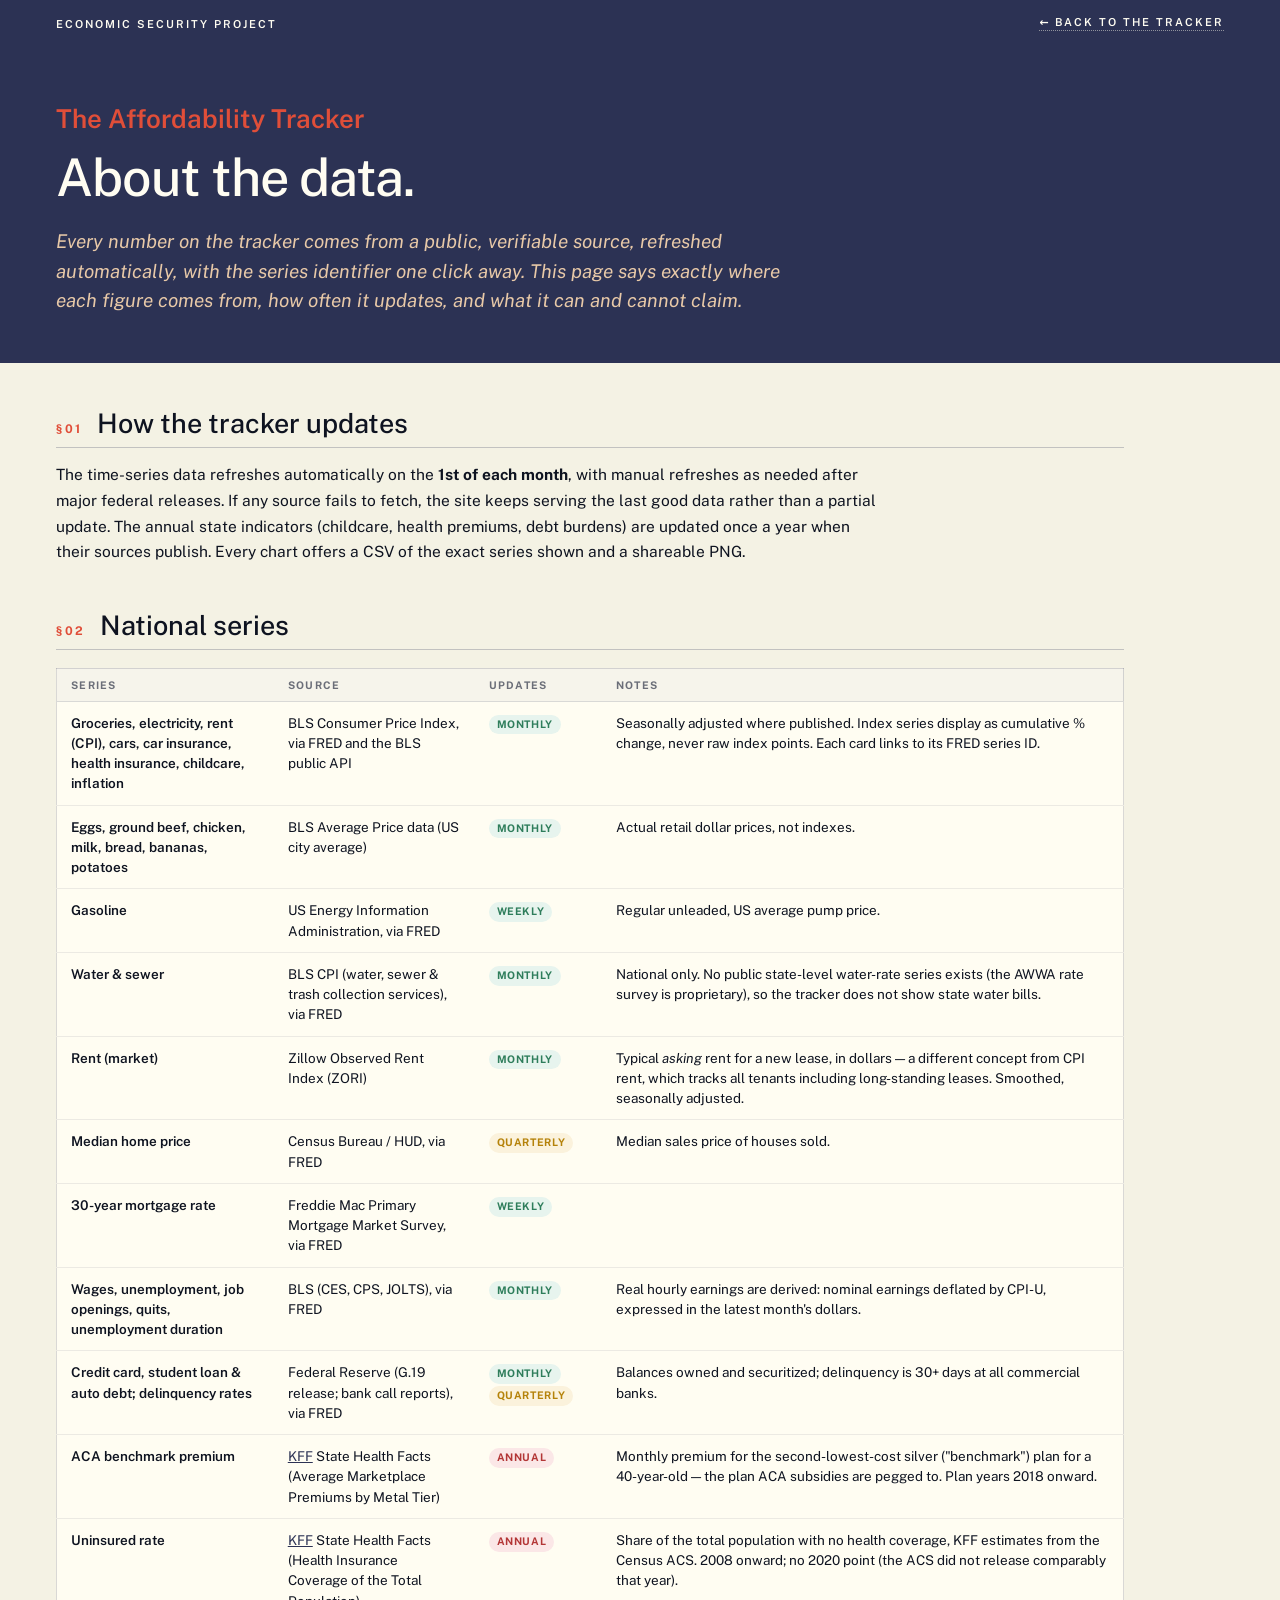
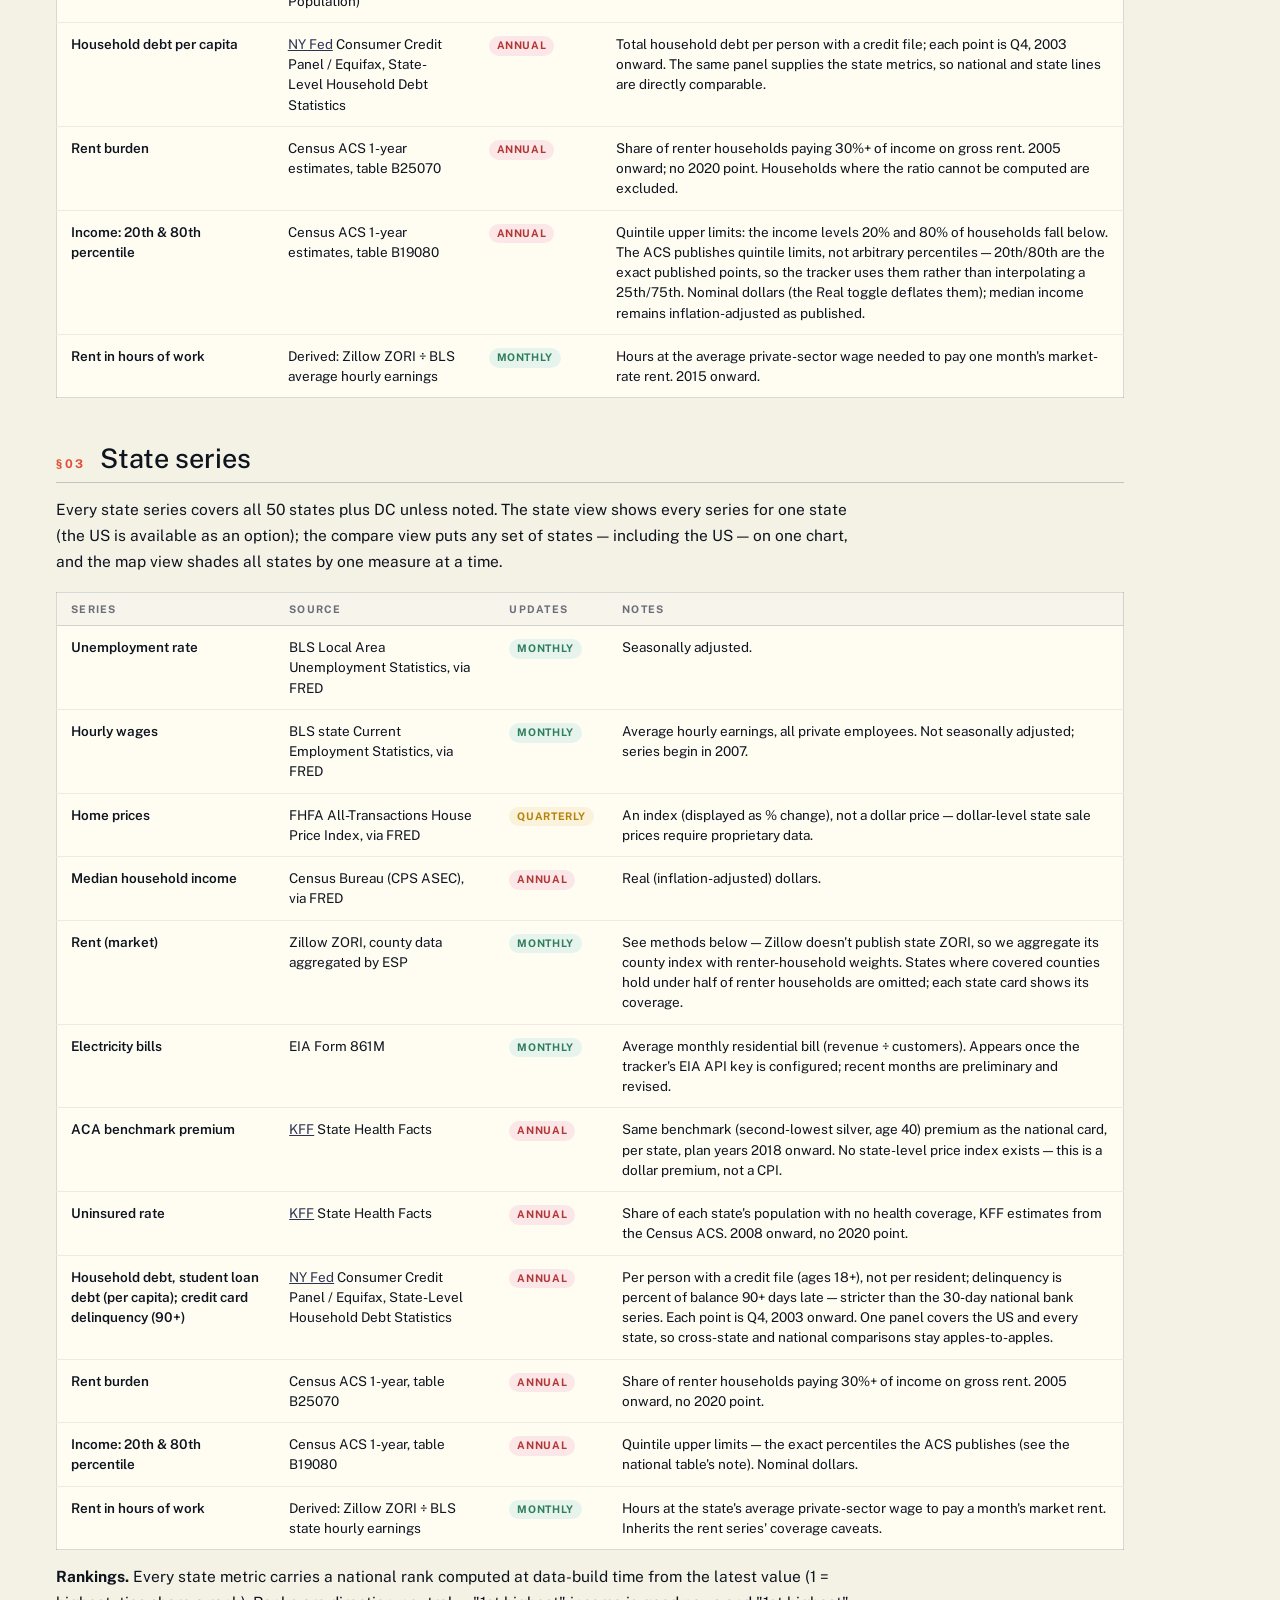
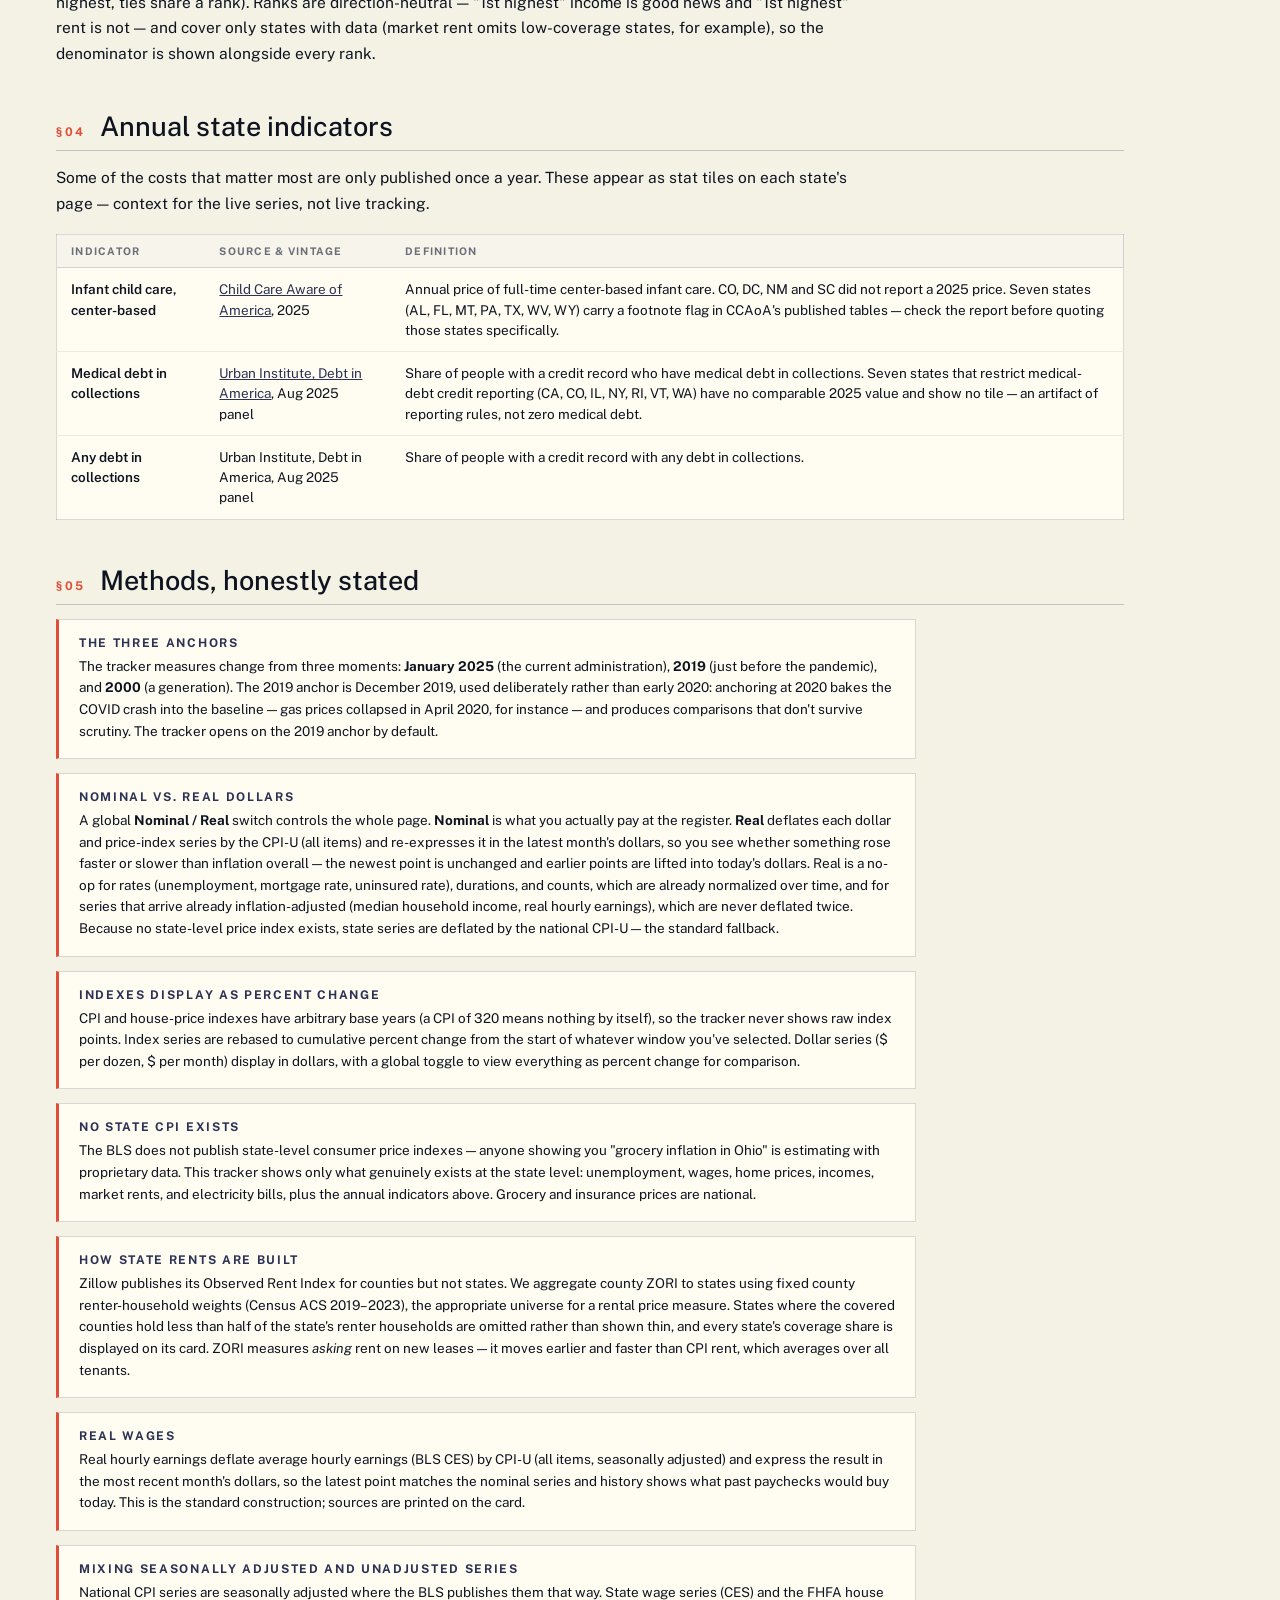
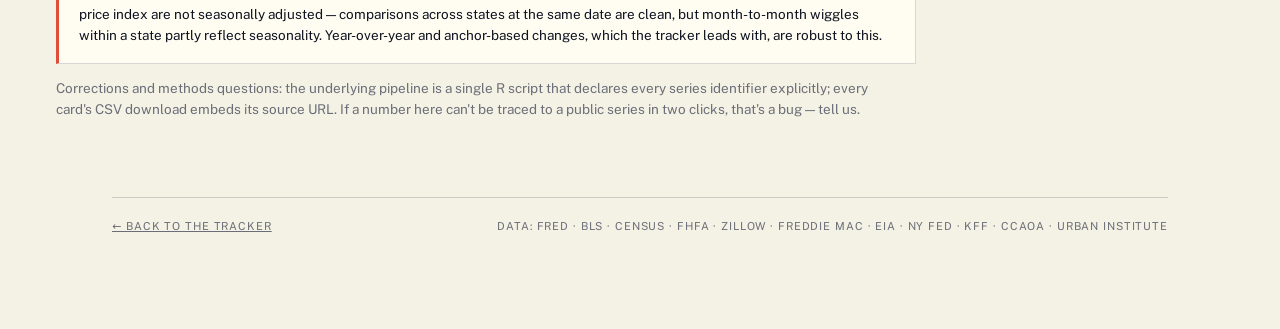
<file: about.html>
<!DOCTYPE html>
<html lang="en">
<head>
<meta charset="UTF-8" />
<meta name="viewport" content="width=device-width, initial-scale=1.0" />
<title>About the Data — Affordability Tracker — Economic Security Project</title>

<link rel="preconnect" href="https://fonts.googleapis.com" />
<link rel="preconnect" href="https://fonts.gstatic.com" crossorigin />
<link href="https://fonts.googleapis.com/css2?family=Public+Sans:wght@300;400;500;600;700;800&display=swap" rel="stylesheet" />

<style>
  :root {
    --navy: #2c3254;
    --red: #E04E39;
    --beige: #f4f2e4;
    --paper: #FFFDF2;
    --ink: #0E1320;
    --mute: #6B6E78;
    --soft: #9A9CA3;
    --rule: rgba(44,50,84,.18);
  }
  *, *::before, *::after { box-sizing: border-box; margin: 0; padding: 0; }
  body {
    font-family: 'Public Sans', system-ui, sans-serif;
    background: #0E1320; color: var(--ink);
  }
  .stage { background: var(--beige); min-height: 100vh; box-shadow: 0 30px 80px rgba(0,0,0,.5); }
  .serif { font-family: 'Public Sans', system-ui, sans-serif; }
  .display { font-family: 'Public Sans', system-ui, sans-serif; }

  .topbar {
    background: var(--navy); color: var(--paper);
    padding: 16px 56px;
    display: flex; justify-content: space-between; align-items: center;
    font-family: 'Public Sans', system-ui, sans-serif;
    font-size: 11px; letter-spacing: .18em; text-transform: uppercase; font-weight: 600;
  }
  .topbar a { color: var(--paper); text-decoration: none; border-bottom: 1px dotted rgba(244,242,228,.5); padding-bottom: 1px; }

  header.hero {
    background: var(--navy); color: var(--paper);
    padding: 56px 56px 48px;
  }
  .kicker {
    font-family: 'Public Sans', system-ui, sans-serif;
    font-size: 26px; font-weight: 600; color: var(--red); margin-bottom: 16px;
  }
  h1 {
    font-family: 'Public Sans', system-ui, sans-serif;
    font-size: 52px; line-height: 1.06; letter-spacing: -.02em; font-weight: 500;
    max-width: 900px; margin-bottom: 22px;
  }
  .dek {
    font-family: 'Public Sans', system-ui, sans-serif;
    font-size: 19px; line-height: 1.55; color: #E8C9A8; max-width: 760px; font-style: italic;
  }

  main { padding: 44px 56px 64px; max-width: 1180px; }

  h2 {
    font-family: 'Public Sans', system-ui, sans-serif;
    font-size: 27px; font-weight: 500; margin: 44px 0 6px;
    padding-bottom: 8px; border-bottom: 1px solid rgba(44,50,84,.25);
    display: flex; align-items: baseline; gap: 14px;
  }
  h2 .sec {
    font-family: 'Public Sans', system-ui, sans-serif;
    font-size: 12px; letter-spacing: .22em; text-transform: uppercase;
    font-weight: 700; color: var(--red);
  }
  h2:first-of-type { margin-top: 0; }
  p.lead { margin: 14px 0 18px; font-size: 15.5px; line-height: 1.65; max-width: 820px; }
  p.note { margin: 12px 0; font-size: 13.5px; line-height: 1.6; color: var(--mute); max-width: 820px; }

  .table-wrap { overflow-x: auto; margin: 18px 0 8px; }
  table {
    width: 100%; border-collapse: collapse; background: var(--paper);
    border: 1px solid var(--rule); font-size: 13.5px;
  }
  th {
    font-family: 'Public Sans', system-ui, sans-serif;
    font-size: 10.5px; letter-spacing: .12em; text-transform: uppercase;
    font-weight: 700; color: var(--mute); text-align: left;
    padding: 10px 14px; border-bottom: 1px solid var(--rule);
    background: rgba(44,50,84,.045);
  }
  td { padding: 11px 14px; border-bottom: 1px solid rgba(44,50,84,.09); vertical-align: top; line-height: 1.5; }
  tr:last-child td { border-bottom: none; }
  td b { font-weight: 600; }
  td a { color: var(--navy); }
  .freq {
    font-family: 'Public Sans', system-ui, sans-serif;
    display: inline-block; font-size: 10.5px; font-weight: 700;
    letter-spacing: .06em; text-transform: uppercase;
    padding: 2px 8px; border-radius: 10px; white-space: nowrap;
  }
  .freq.m { background: #E7F4EE; color: #2E7D5B; }
  .freq.w { background: #E7F4EE; color: #2E7D5B; }
  .freq.q { background: #FBF2DC; color: #B5820A; }
  .freq.a { background: #FBE7E7; color: #B33636; }

  .method {
    background: var(--paper); border: 1px solid var(--rule); border-left: 3px solid var(--red);
    padding: 16px 20px; margin: 14px 0; max-width: 860px;
  }
  .method h3 {
    font-family: 'Public Sans', system-ui, sans-serif;
    font-size: 12px; letter-spacing: .14em; text-transform: uppercase;
    font-weight: 700; color: var(--navy); margin-bottom: 6px;
  }
  .method p { font-size: 13.5px; line-height: 1.6; color: var(--ink); }
  .method p + p { margin-top: 8px; }

  footer {
    padding: 22px 56px 48px;
    font-family: 'Public Sans', system-ui, sans-serif;
    font-size: 11px; color: var(--mute); letter-spacing: .08em; text-transform: uppercase;
    border-top: 1px solid rgba(44,50,84,.2); margin: 0 56px;
    display: flex; justify-content: space-between; gap: 12px; flex-wrap: wrap;
    padding-left: 0; padding-right: 0;
  }
  .footer-wrap { padding: 0 56px 48px; }
  footer a { color: var(--mute); }

  @media (max-width: 720px) {
    .topbar, header.hero, main, .footer-wrap { padding-left: 20px; padding-right: 20px; }
    footer { margin: 0; }
    h1 { font-size: 36px; }
  }
</style>
</head>
<body>
<div class="stage">

  <div class="topbar">
    <span>Economic Security Project</span>
    <a href="index.html">← Back to the tracker</a>
  </div>

  <header class="hero">
    <div class="kicker">The Affordability Tracker</div>
    <h1>About the data.</h1>
    <p class="dek">
      Every number on the tracker comes from a public, verifiable source, refreshed
      automatically, with the series identifier one click away. This page says exactly
      where each figure comes from, how often it updates, and what it can and cannot claim.
    </p>
  </header>

  <main></main>
  <script src="assets/about_content.js"></script>
  <script>
    // The sources & methods content lives in assets/about_content.js (one
    // source of truth, shared with index.html's in-app About view).
    document.querySelector('main').innerHTML = window.ABOUT_CONTENT || '';
  </script>

  <div class="footer-wrap">
    <footer>
      <span><a href="index.html">← Back to the tracker</a></span>
      <span>Data: FRED · BLS · Census · FHFA · Zillow · Freddie Mac · EIA · NY Fed · KFF · CCAoA · Urban Institute</span>
    </footer>
  </div>

</div>

<script>
  // The tracker forwards its state hash (#view=...&state=...) when linking
  // here, so the back links can return the reader to the view they left.
  (function () {
    var h = window.location.hash;
    if (!h) return;
    document.querySelectorAll('a[href="index.html"]').forEach(function (a) {
      a.href = 'index.html' + h;
    });
  })();
</script>
</body>
</html>
</file>
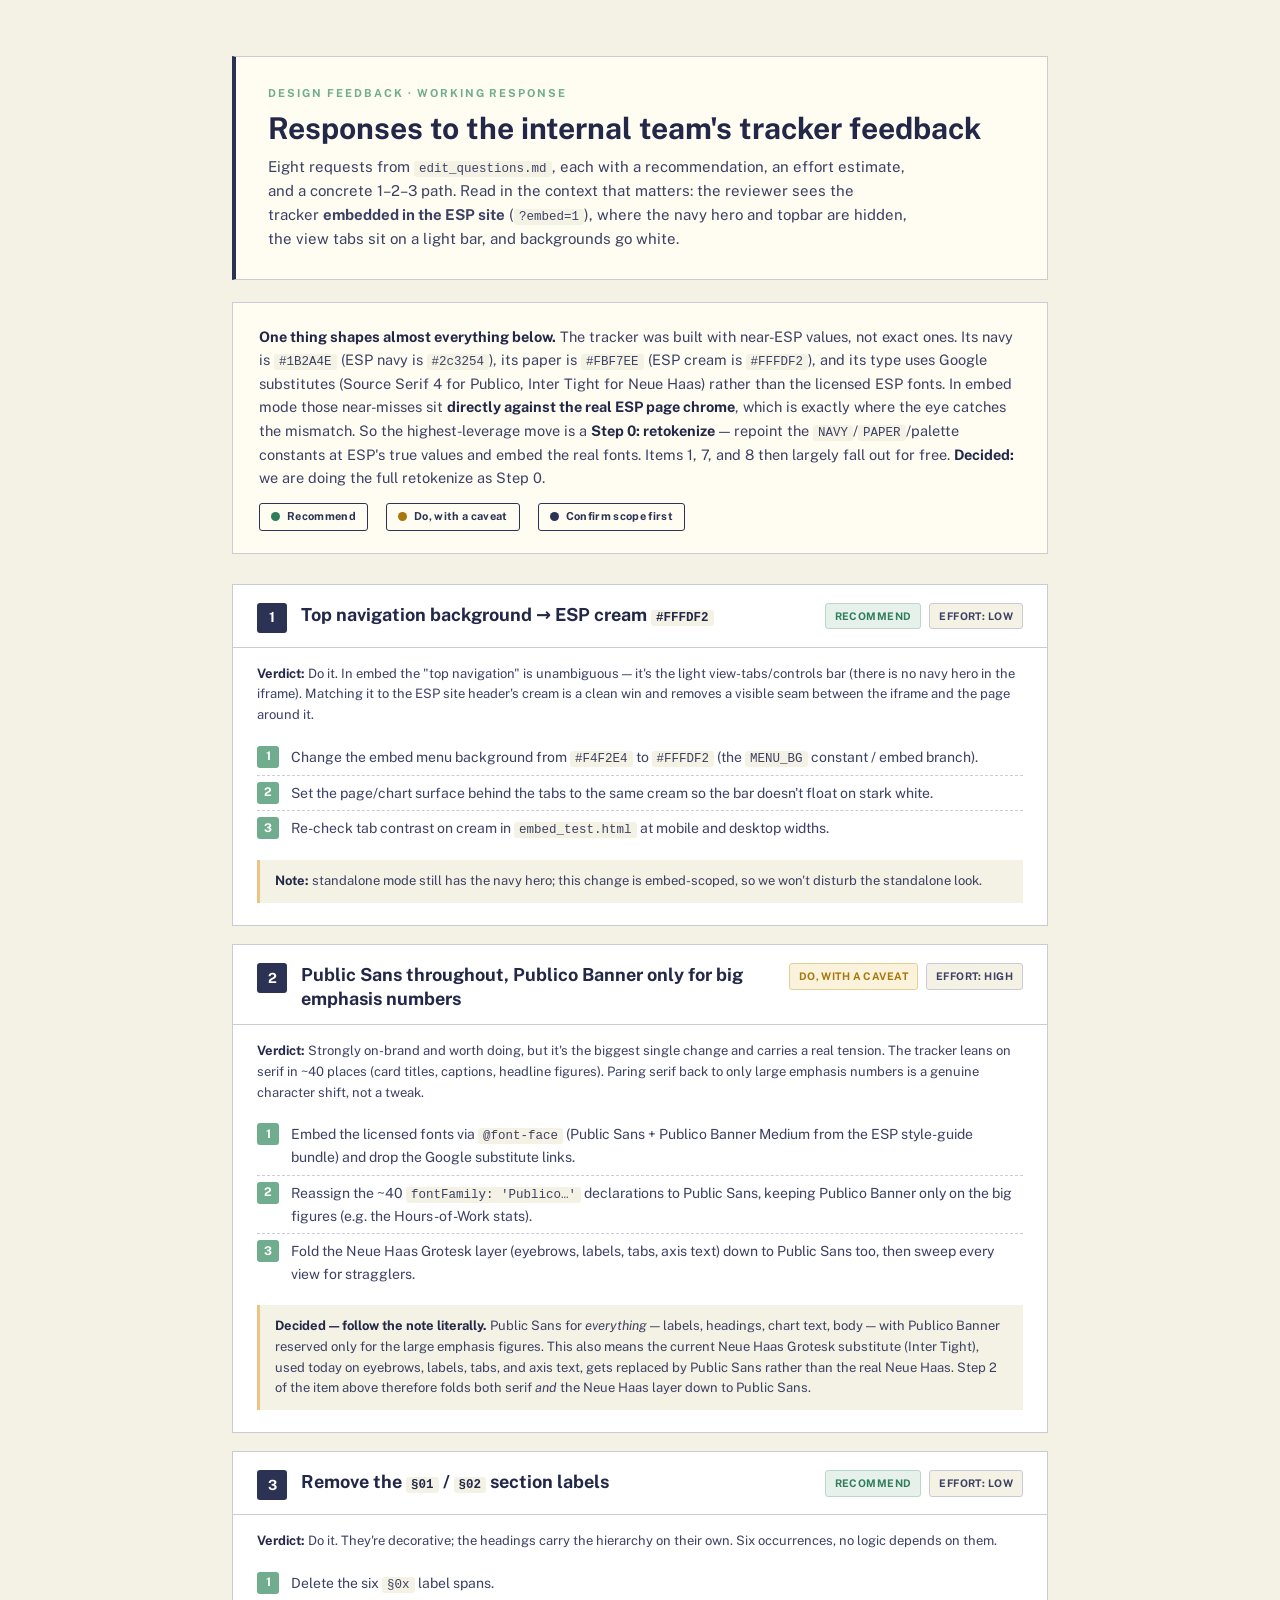
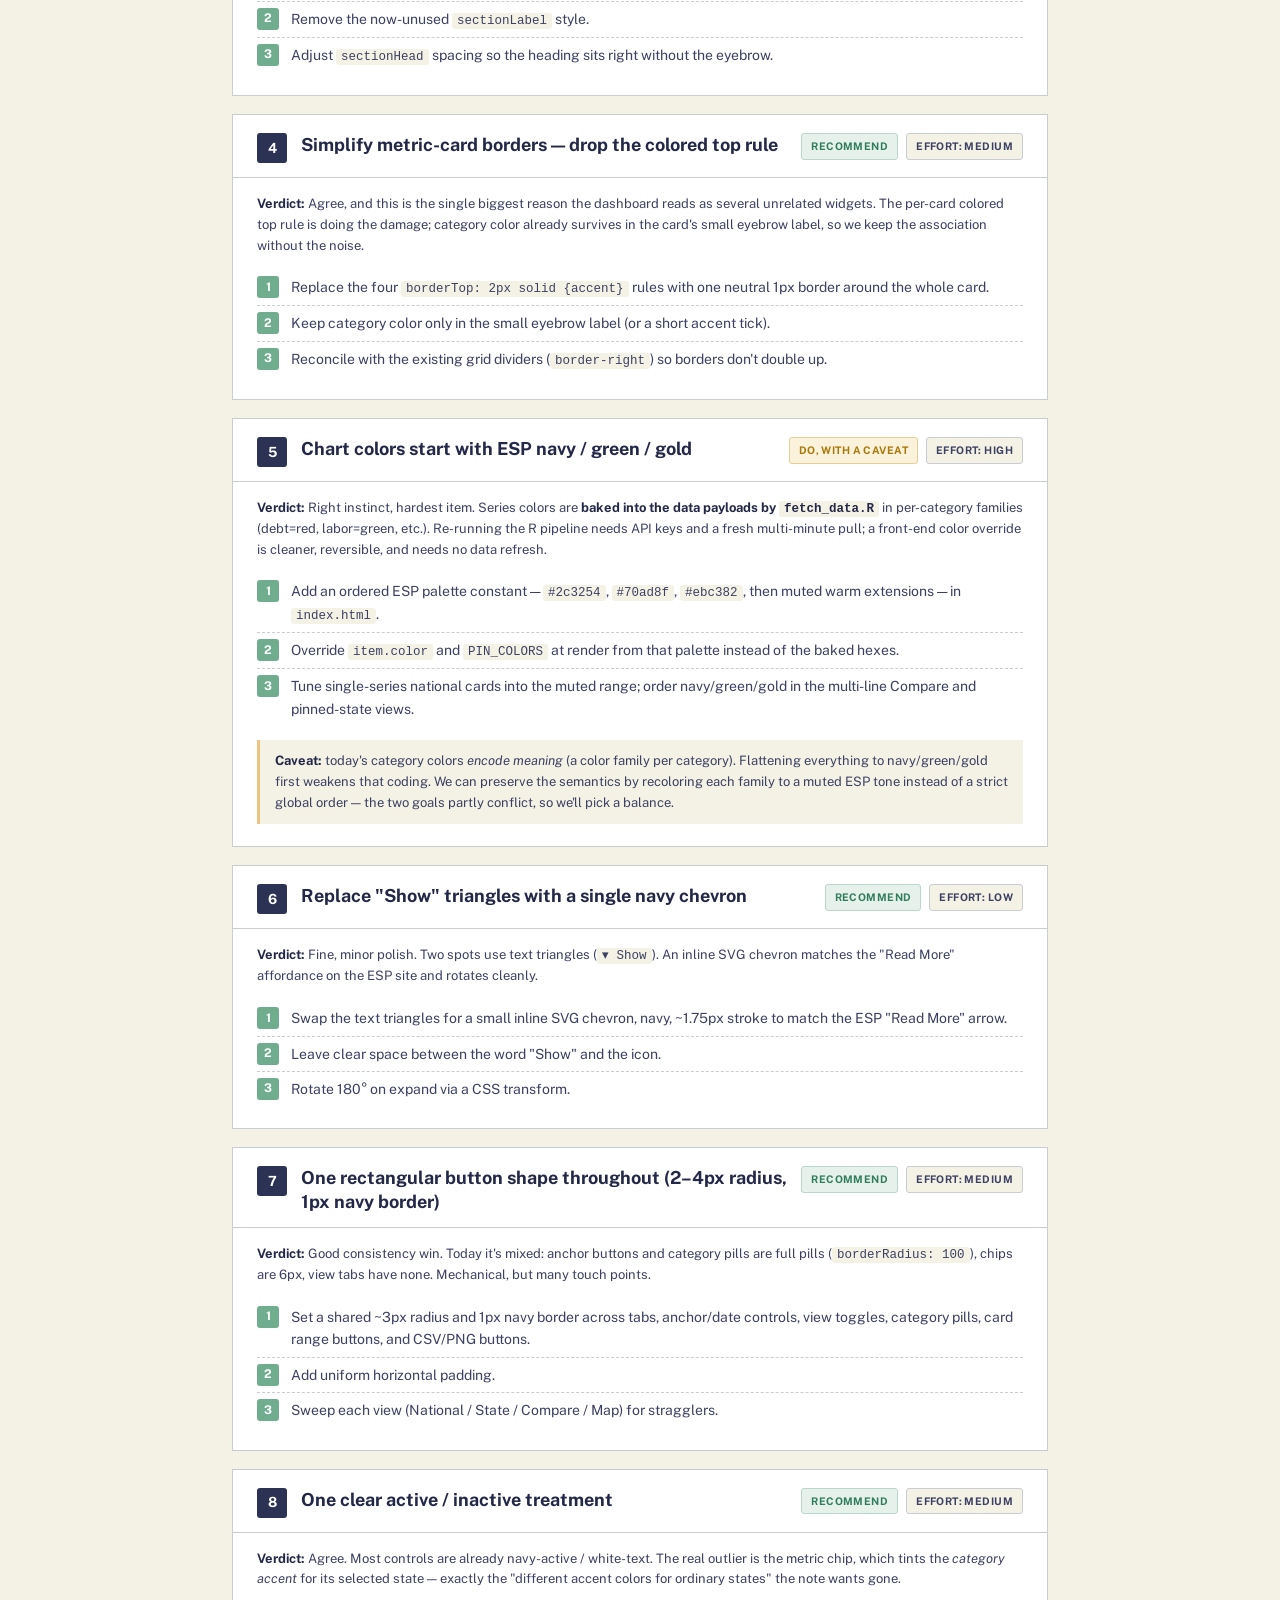
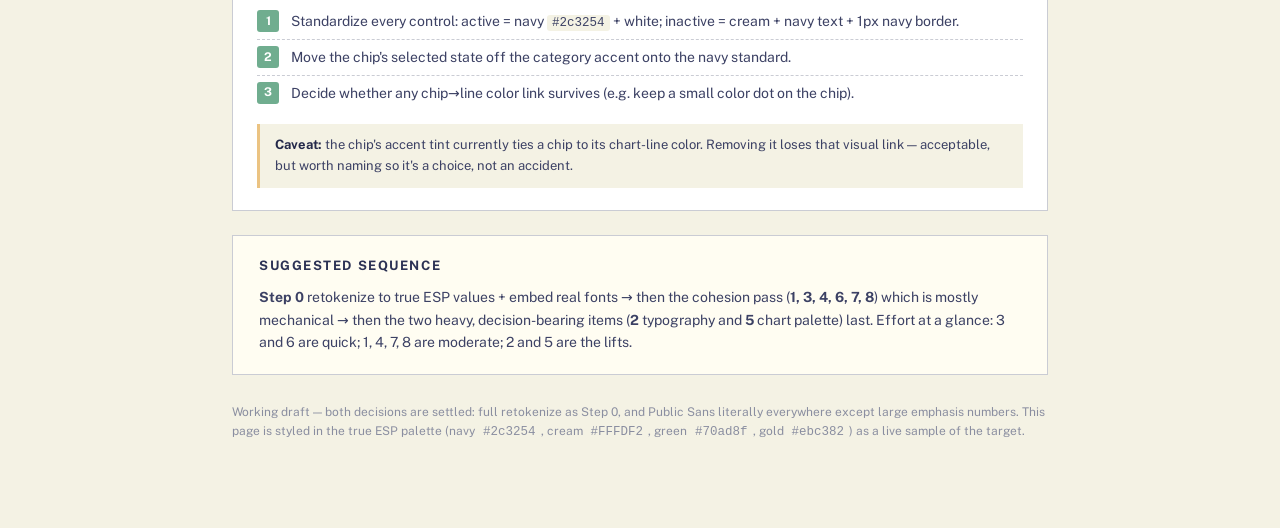
<file: response.html>
<!DOCTYPE html>
<html lang="en">
<head>
<meta charset="UTF-8" />
<meta name="viewport" content="width=device-width, initial-scale=1.0" />
<title>Responses to design feedback — Affordability Tracker</title>
<link rel="preconnect" href="https://fonts.googleapis.com" />
<link rel="preconnect" href="https://fonts.gstatic.com" crossorigin />
<link href="https://fonts.googleapis.com/css2?family=Public+Sans:wght@400;500;600;700;800&display=swap" rel="stylesheet" />
<style>
  :root {
    --navy: #2c3254;       /* ESP Warm Navy */
    --cream: #fffdf2;      /* ESP Light Beige (site header) */
    --beige: #f4f2e4;      /* ESP Beige */
    --green: #70ad8f;      /* ESP Soft Green (C3 accent) */
    --gold: #ebc382;       /* ESP Warm Gold */
    --ink: #232849;        /* Headline black */
    --body: #3c4164;       /* Text black */
    --rule: #caccd4;       /* Divider grey */
  }
  * { box-sizing: border-box; margin: 0; padding: 0; }
  body {
    font-family: 'Public Sans', system-ui, sans-serif;
    background: var(--beige); color: var(--body); line-height: 1.6;
  }
  .wrap { max-width: 880px; margin: 0 auto; padding: 56px 32px 96px; }
  header.doc {
    background: var(--cream); border: 1px solid var(--rule);
    border-left: 4px solid var(--navy);
    padding: 28px 32px; margin-bottom: 8px;
  }
  header.doc .eyebrow {
    font-size: 11px; letter-spacing: .18em; text-transform: uppercase;
    font-weight: 700; color: var(--green); margin-bottom: 8px;
  }
  header.doc h1 { font-size: 30px; font-weight: 700; color: var(--ink); line-height: 1.15; }
  header.doc p { margin-top: 10px; font-size: 15px; max-width: 640px; }
  .frame {
    background: var(--cream); border: 1px solid var(--rule);
    padding: 22px 26px; margin: 22px 0 30px; font-size: 14.5px;
  }
  .frame b { color: var(--ink); }
  .legend { display: flex; gap: 18px; flex-wrap: wrap; margin-top: 14px; font-size: 12.5px; }
  .pill {
    display: inline-flex; align-items: center; gap: 7px;
    padding: 4px 11px; border-radius: 3px; font-weight: 700;
    border: 1px solid var(--navy); background: var(--cream); color: var(--navy);
    font-size: 11px; letter-spacing: .03em;
  }
  .dot { width: 9px; height: 9px; border-radius: 50%; display: inline-block; }
  .item {
    background: #fff; border: 1px solid var(--rule); margin-bottom: 18px;
  }
  .item .head {
    display: flex; align-items: flex-start; gap: 14px;
    padding: 18px 24px 14px; border-bottom: 1px solid var(--rule);
  }
  .item .num {
    flex-shrink: 0; width: 30px; height: 30px; border-radius: 3px;
    background: var(--navy); color: #fff; font-weight: 700; font-size: 14px;
    display: flex; align-items: center; justify-content: center;
  }
  .item .head h2 { font-size: 18px; font-weight: 700; color: var(--ink); flex: 1; line-height: 1.3; }
  .badges { display: flex; gap: 8px; flex-shrink: 0; flex-wrap: wrap; }
  .badge {
    font-size: 10.5px; font-weight: 700; letter-spacing: .04em;
    padding: 4px 9px; border-radius: 3px; white-space: nowrap;
    text-transform: uppercase; border: 1px solid transparent;
  }
  .v-do    { background: #e7f1ec; color: #2f7d5b; border-color: #b9d8c9; }
  .v-caveat{ background: #fbf2dc; color: #a9770a; border-color: #e6cf94; }
  .v-check { background: #eceeffa8; color: var(--navy); border-color: #c3c8e0; }
  .eff-lo  { background: var(--beige); color: var(--body); border-color: var(--rule); }
  .eff-med { background: var(--beige); color: var(--body); border-color: var(--rule); }
  .eff-hi  { background: var(--beige); color: var(--body); border-color: var(--rule); }
  .item .body { padding: 16px 24px 22px; }
  .item .body p { margin-bottom: 12px; font-size: 14.5px; }
  .verdict-line { font-size: 13px; color: var(--body); margin-bottom: 14px; }
  .verdict-line b { color: var(--ink); }
  ol.steps { margin: 4px 0 0 0; padding-left: 0; counter-reset: step; list-style: none; }
  ol.steps li {
    position: relative; padding: 6px 0 6px 34px; font-size: 14px;
    border-top: 1px dashed var(--rule);
  }
  ol.steps li:first-child { border-top: none; }
  ol.steps li::before {
    counter-increment: step; content: counter(step);
    position: absolute; left: 0; top: 6px;
    width: 22px; height: 22px; border-radius: 3px;
    background: var(--green); color: #fff; font-weight: 700; font-size: 12px;
    display: flex; align-items: center; justify-content: center;
  }
  .flag {
    margin-top: 14px; padding: 11px 15px; background: var(--beige);
    border-left: 3px solid var(--gold); font-size: 13px; color: var(--body);
  }
  .flag b { color: var(--ink); }
  code { background: var(--beige); padding: 1px 5px; border-radius: 3px; font-size: 12.5px; }
  .seq { background: var(--cream); border: 1px solid var(--rule); padding: 20px 26px; margin-top: 24px; }
  .seq h3 { font-size: 13px; letter-spacing: .12em; text-transform: uppercase; color: var(--navy); margin-bottom: 10px; }
  .seq p { font-size: 14px; }
  footer.doc { margin-top: 28px; font-size: 12px; color: #8a8ea0; }
</style>
</head>
<body>
<div class="wrap">

<header class="doc">
  <div class="eyebrow">Design feedback · working response</div>
  <h1>Responses to the internal team's tracker feedback</h1>
  <p>Eight requests from <code>edit_questions.md</code>, each with a recommendation, an
     effort estimate, and a concrete 1&ndash;2&ndash;3 path. Read in the context that
     matters: the reviewer sees the tracker <b>embedded in the ESP site</b>
     (<code>?embed=1</code>), where the navy hero and topbar are hidden, the view
     tabs sit on a light bar, and backgrounds go white.</p>
</header>

<div class="frame">
  <b>One thing shapes almost everything below.</b> The tracker was built with
  near-ESP values, not exact ones. Its navy is <code>#1B2A4E</code> (ESP navy is
  <code>#2c3254</code>), its paper is <code>#FBF7EE</code> (ESP cream is
  <code>#FFFDF2</code>), and its type uses Google substitutes (Source&nbsp;Serif&nbsp;4
  for Publico, Inter&nbsp;Tight for Neue&nbsp;Haas) rather than the licensed ESP
  fonts. In embed mode those near-misses sit <b>directly against the real ESP
  page chrome</b>, which is exactly where the eye catches the mismatch. So the
  highest-leverage move is a <b>Step&nbsp;0: retokenize</b> &mdash; repoint the
  <code>NAVY</code>/<code>PAPER</code>/palette constants at ESP's true values and
  embed the real fonts. Items&nbsp;1, 7, and&nbsp;8 then largely fall out for free.
  <b>Decided:</b> we are doing the full retokenize as Step&nbsp;0.
  <div class="legend">
    <span class="pill"><span class="dot" style="background:#2f7d5b"></span>Recommend</span>
    <span class="pill"><span class="dot" style="background:#a9770a"></span>Do, with a caveat</span>
    <span class="pill"><span class="dot" style="background:#2c3254"></span>Confirm scope first</span>
  </div>
</div>

<!-- 1 -->
<div class="item">
  <div class="head">
    <div class="num">1</div>
    <h2>Top navigation background &rarr; ESP cream <code>#FFFDF2</code></h2>
    <div class="badges"><span class="badge v-do">Recommend</span><span class="badge eff-lo">Effort: Low</span></div>
  </div>
  <div class="body">
    <div class="verdict-line"><b>Verdict:</b> Do it. In embed the "top navigation"
      is unambiguous &mdash; it's the light view-tabs/controls bar (there is no navy
      hero in the iframe). Matching it to the ESP site header's cream is a clean win
      and removes a visible seam between the iframe and the page around it.</div>
    <ol class="steps">
      <li>Change the embed menu background from <code>#F4F2E4</code> to <code>#FFFDF2</code> (the <code>MENU_BG</code> constant / embed branch).</li>
      <li>Set the page/chart surface behind the tabs to the same cream so the bar doesn't float on stark white.</li>
      <li>Re-check tab contrast on cream in <code>embed_test.html</code> at mobile and desktop widths.</li>
    </ol>
    <div class="flag"><b>Note:</b> standalone mode still has the navy hero; this
      change is embed-scoped, so we won't disturb the standalone look.</div>
  </div>
</div>

<!-- 2 -->
<div class="item">
  <div class="head">
    <div class="num">2</div>
    <h2>Public Sans throughout, Publico Banner only for big emphasis numbers</h2>
    <div class="badges"><span class="badge v-caveat">Do, with a caveat</span><span class="badge eff-hi">Effort: High</span></div>
  </div>
  <div class="body">
    <div class="verdict-line"><b>Verdict:</b> Strongly on-brand and worth doing, but
      it's the biggest single change and carries a real tension. The tracker leans on
      serif in ~40 places (card titles, captions, headline figures). Paring serif back
      to only large emphasis numbers is a genuine character shift, not a tweak.</div>
    <ol class="steps">
      <li>Embed the licensed fonts via <code>@font-face</code> (Public Sans + Publico Banner Medium from the ESP style-guide bundle) and drop the Google substitute links.</li>
      <li>Reassign the ~40 <code>fontFamily: 'Publico&hellip;'</code> declarations to Public Sans, keeping Publico Banner only on the big figures (e.g. the Hours-of-Work stats).</li>
      <li>Fold the Neue&nbsp;Haas Grotesk layer (eyebrows, labels, tabs, axis text) down to Public Sans too, then sweep every view for stragglers.</li>
    </ol>
    <div class="flag"><b>Decided &mdash; follow the note literally.</b>
      Public Sans for <em>everything</em> &mdash; labels, headings, chart text, body
      &mdash; with Publico Banner reserved only for the large emphasis figures. This
      also means the current Neue&nbsp;Haas Grotesk substitute (Inter&nbsp;Tight),
      used today on eyebrows, labels, tabs, and axis text, gets replaced by Public
      Sans rather than the real Neue&nbsp;Haas. Step&nbsp;2 of the item above therefore
      folds both serif <em>and</em> the Neue&nbsp;Haas layer down to Public Sans.</div>
  </div>
</div>

<!-- 3 -->
<div class="item">
  <div class="head">
    <div class="num">3</div>
    <h2>Remove the <code>&sect;01</code> / <code>&sect;02</code> section labels</h2>
    <div class="badges"><span class="badge v-do">Recommend</span><span class="badge eff-lo">Effort: Low</span></div>
  </div>
  <div class="body">
    <div class="verdict-line"><b>Verdict:</b> Do it. They're decorative; the headings
      carry the hierarchy on their own. Six occurrences, no logic depends on them.</div>
    <ol class="steps">
      <li>Delete the six <code>&sect;0x</code> label spans.</li>
      <li>Remove the now-unused <code>sectionLabel</code> style.</li>
      <li>Adjust <code>sectionHead</code> spacing so the heading sits right without the eyebrow.</li>
    </ol>
  </div>
</div>

<!-- 4 -->
<div class="item">
  <div class="head">
    <div class="num">4</div>
    <h2>Simplify metric-card borders &mdash; drop the colored top rule</h2>
    <div class="badges"><span class="badge v-do">Recommend</span><span class="badge eff-med">Effort: Medium</span></div>
  </div>
  <div class="body">
    <div class="verdict-line"><b>Verdict:</b> Agree, and this is the single biggest
      reason the dashboard reads as several unrelated widgets. The per-card colored top
      rule is doing the damage; category color already survives in the card's small
      eyebrow label, so we keep the association without the noise.</div>
    <ol class="steps">
      <li>Replace the four <code>borderTop: 2px solid {accent}</code> rules with one neutral 1px border around the whole card.</li>
      <li>Keep category color only in the small eyebrow label (or a short accent tick).</li>
      <li>Reconcile with the existing grid dividers (<code>border-right</code>) so borders don't double up.</li>
    </ol>
  </div>
</div>

<!-- 5 -->
<div class="item">
  <div class="head">
    <div class="num">5</div>
    <h2>Chart colors start with ESP navy / green / gold</h2>
    <div class="badges"><span class="badge v-caveat">Do, with a caveat</span><span class="badge eff-hi">Effort: High</span></div>
  </div>
  <div class="body">
    <div class="verdict-line"><b>Verdict:</b> Right instinct, hardest item. Series
      colors are <b>baked into the data payloads by <code>fetch_data.R</code></b> in
      per-category families (debt=red, labor=green, etc.). Re-running the R pipeline
      needs API keys and a fresh multi-minute pull; a front-end color override is
      cleaner, reversible, and needs no data refresh.</div>
    <ol class="steps">
      <li>Add an ordered ESP palette constant &mdash; <code>#2c3254</code>, <code>#70ad8f</code>, <code>#ebc382</code>, then muted warm extensions &mdash; in <code>index.html</code>.</li>
      <li>Override <code>item.color</code> and <code>PIN_COLORS</code> at render from that palette instead of the baked hexes.</li>
      <li>Tune single-series national cards into the muted range; order navy/green/gold in the multi-line Compare and pinned-state views.</li>
    </ol>
    <div class="flag"><b>Caveat:</b> today's category colors <em>encode meaning</em>
      (a color family per category). Flattening everything to navy/green/gold first
      weakens that coding. We can preserve the semantics by recoloring each family to a
      muted ESP tone instead of a strict global order &mdash; the two goals partly
      conflict, so we'll pick a balance.</div>
  </div>
</div>

<!-- 6 -->
<div class="item">
  <div class="head">
    <div class="num">6</div>
    <h2>Replace "Show" triangles with a single navy chevron</h2>
    <div class="badges"><span class="badge v-do">Recommend</span><span class="badge eff-lo">Effort: Low</span></div>
  </div>
  <div class="body">
    <div class="verdict-line"><b>Verdict:</b> Fine, minor polish. Two spots use text
      triangles (<code>&#9662; Show</code>). An inline SVG chevron matches the "Read
      More" affordance on the ESP site and rotates cleanly.</div>
    <ol class="steps">
      <li>Swap the text triangles for a small inline SVG chevron, navy, ~1.75px stroke to match the ESP "Read More" arrow.</li>
      <li>Leave clear space between the word "Show" and the icon.</li>
      <li>Rotate 180&deg; on expand via a CSS transform.</li>
    </ol>
  </div>
</div>

<!-- 7 -->
<div class="item">
  <div class="head">
    <div class="num">7</div>
    <h2>One rectangular button shape throughout (2&ndash;4px radius, 1px navy border)</h2>
    <div class="badges"><span class="badge v-do">Recommend</span><span class="badge eff-med">Effort: Medium</span></div>
  </div>
  <div class="body">
    <div class="verdict-line"><b>Verdict:</b> Good consistency win. Today it's mixed:
      anchor buttons and category pills are full pills (<code>borderRadius: 100</code>),
      chips are 6px, view tabs have none. Mechanical, but many touch points.</div>
    <ol class="steps">
      <li>Set a shared ~3px radius and 1px navy border across tabs, anchor/date controls, view toggles, category pills, card range buttons, and CSV/PNG buttons.</li>
      <li>Add uniform horizontal padding.</li>
      <li>Sweep each view (National / State / Compare / Map) for stragglers.</li>
    </ol>
  </div>
</div>

<!-- 8 -->
<div class="item">
  <div class="head">
    <div class="num">8</div>
    <h2>One clear active / inactive treatment</h2>
    <div class="badges"><span class="badge v-do">Recommend</span><span class="badge eff-med">Effort: Medium</span></div>
  </div>
  <div class="body">
    <div class="verdict-line"><b>Verdict:</b> Agree. Most controls are already
      navy-active / white-text. The real outlier is the metric chip, which tints the
      <em>category accent</em> for its selected state &mdash; exactly the "different
      accent colors for ordinary states" the note wants gone.</div>
    <ol class="steps">
      <li>Standardize every control: active = navy <code>#2c3254</code> + white; inactive = cream + navy text + 1px navy border.</li>
      <li>Move the chip's selected state off the category accent onto the navy standard.</li>
      <li>Decide whether any chip&rarr;line color link survives (e.g. keep a small color dot on the chip).</li>
    </ol>
    <div class="flag"><b>Caveat:</b> the chip's accent tint currently ties a chip to
      its chart-line color. Removing it loses that visual link &mdash; acceptable, but
      worth naming so it's a choice, not an accident.</div>
  </div>
</div>

<div class="seq">
  <h3>Suggested sequence</h3>
  <p><b>Step 0</b> retokenize to true ESP values + embed real fonts &rarr;
     then the cohesion pass (<b>1, 3, 4, 6, 7, 8</b>) which is mostly mechanical &rarr;
     then the two heavy, decision-bearing items (<b>2</b> typography and <b>5</b> chart
     palette) last. Effort at a glance: 3 and 6 are quick; 1, 4, 7, 8 are moderate;
     2 and 5 are the lifts.</p>
</div>

<footer class="doc">
  Working draft &mdash; both decisions are settled: full retokenize as Step&nbsp;0,
  and Public Sans literally everywhere except large emphasis numbers. This page is styled in the true ESP
  palette (navy <code>#2c3254</code>, cream <code>#FFFDF2</code>, green
  <code>#70ad8f</code>, gold <code>#ebc382</code>) as a live sample of the target.
</footer>

</div>
</body>
</html>
</file>
